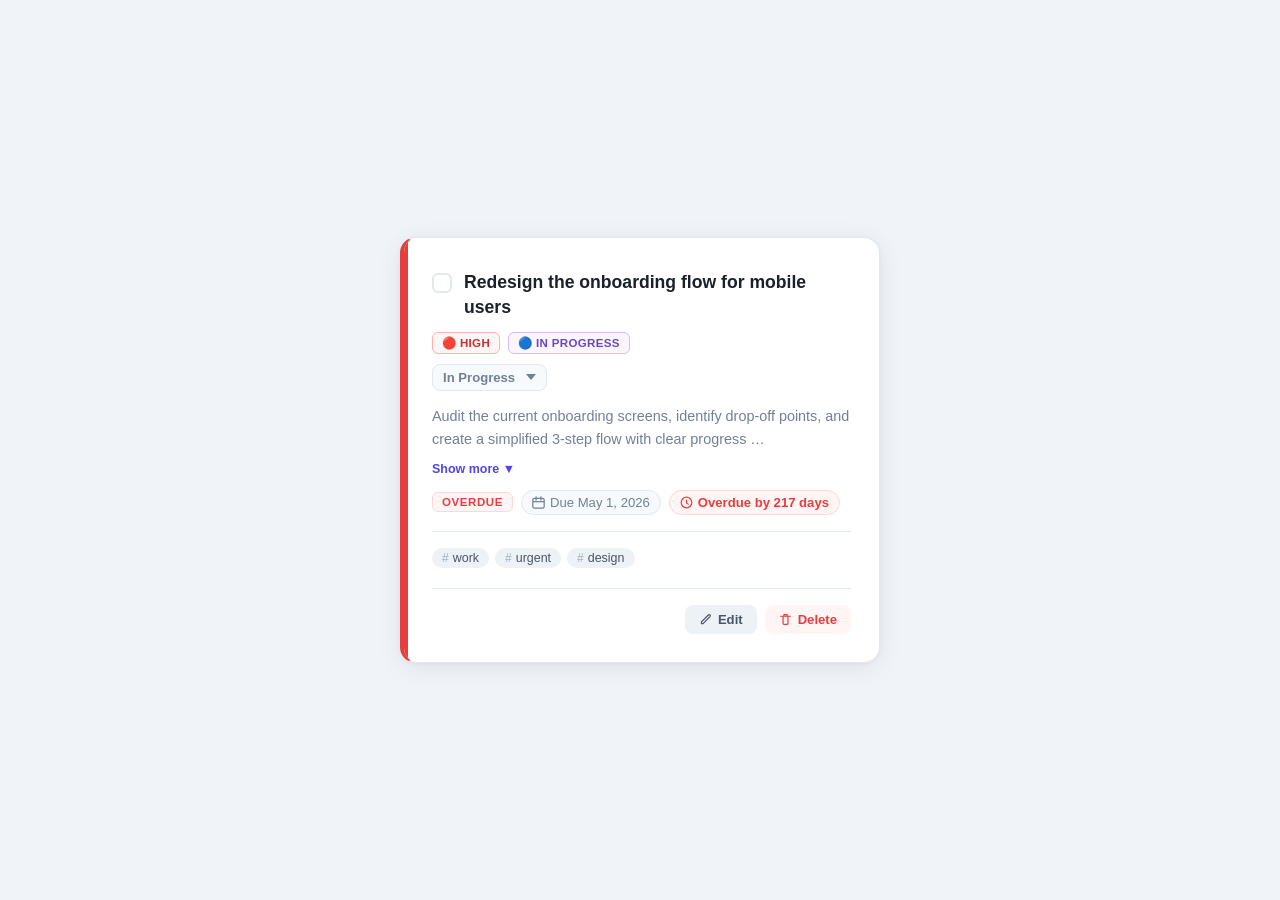
<file: stage-1a/index.html>
<!doctype html>
<html lang="en">
  <head>
    <meta charset="UTF-8" />
    <meta name="viewport" content="width=device-width, initial-scale=1.0" />
    <title>Todo Card</title>
    <link rel="stylesheet" href="./style.css" />
  </head>
  <body>
    <article data-testid="test-todo-card" aria-label="Todo task card">

      <!-- Priority left-border indicator -->
      <div
        data-testid="test-todo-priority-indicator"
        class="priority-indicator"
        aria-label="Priority: High"
      ></div>

      <!-- Card view (hidden while editing) -->
      <div class="card-view">

        <!-- Top: checkbox + title -->
        <div class="card-top">
          <div class="checkbox-wrapper">
            <label for="todo-complete" class="sr-only">Mark task as complete</label>
            <input
              type="checkbox"
              id="todo-complete"
              data-testid="test-todo-complete-toggle"
              aria-label="Mark task as complete"
            />
          </div>
          <h2 data-testid="test-todo-title">
            Redesign the onboarding flow for mobile users
          </h2>
        </div>

        <!-- Badges: priority + status display -->
        <div class="badges" role="group" aria-label="Task metadata">
          <span
            class="badge"
            data-testid="test-todo-priority"
            data-value="High"
            aria-label="Priority: High"
          >
            🔴 High
          </span>
          <span
            class="badge status-badge"
            data-testid="test-todo-status"
            data-value="In Progress"
            aria-label="Status: In Progress"
          >
            🔵 In Progress
          </span>
        </div>

        <!-- Status control -->
        <div class="status-control-row">
          <label for="status-control" class="sr-only">Change status</label>
          <select
            id="status-control"
            data-testid="test-todo-status-control"
            aria-label="Change task status"
          >
            <option value="Pending">Pending</option>
            <option value="In Progress" selected>In Progress</option>
            <option value="Done">Done</option>
          </select>
        </div>

        <!-- Description: preview + collapsible full text -->
        <p class="description-preview" aria-hidden="true"></p>

        <div
          data-testid="test-todo-collapsible-section"
          id="collapsible-section"
        >
          <p data-testid="test-todo-description">
            Audit the current onboarding screens, identify drop-off points, and
            create a simplified 3-step flow with clear progress indicators and
            accessible form controls.
          </p>
        </div>

        <button
          data-testid="test-todo-expand-toggle"
          class="expand-toggle"
          type="button"
          aria-expanded="false"
          aria-controls="collapsible-section"
          hidden
        >
          Show more
        </button>

        <!-- Overdue indicator + due date + time remaining -->
        <div class="date-row">
          <span
            data-testid="test-todo-overdue-indicator"
            class="overdue-badge"
            hidden
          >Overdue</span>

          <span class="date-chip">
            <svg width="13" height="13" viewBox="0 0 16 16" fill="none" aria-hidden="true">
              <rect x="1" y="3" width="14" height="12" rx="2" stroke="currentColor" stroke-width="1.5"/>
              <path d="M1 7h14" stroke="currentColor" stroke-width="1.5"/>
              <path d="M5 1v4M11 1v4" stroke="currentColor" stroke-width="1.5" stroke-linecap="round"/>
            </svg>
            <time
              data-testid="test-todo-due-date"
              id="due-date-display"
              datetime="2026-05-01T18:00:00Z"
            >
              Due May 1, 2026
            </time>
          </span>

          <span
            data-testid="test-todo-time-remaining"
            id="time-remaining"
            class="upcoming"
            aria-live="polite"
            aria-label="Time remaining"
          >
            <svg width="13" height="13" viewBox="0 0 16 16" fill="none" aria-hidden="true">
              <circle cx="8" cy="8" r="6.5" stroke="currentColor" stroke-width="1.5"/>
              <path d="M8 5v3.5l2 1.5" stroke="currentColor" stroke-width="1.5" stroke-linecap="round" stroke-linejoin="round"/>
            </svg>
            <span id="time-remaining-text">Calculating…</span>
          </span>
        </div>

        <div class="divider" role="separator"></div>

        <!-- Tags -->
        <ul data-testid="test-todo-tags" role="list" aria-label="Tags">
          <li data-testid="test-todo-tag-work">work</li>
          <li data-testid="test-todo-tag-urgent">urgent</li>
          <li>design</li>
        </ul>

        <!-- Action buttons -->
        <div class="card-actions">
          <button
            class="btn"
            data-testid="test-todo-edit-button"
            aria-label="Edit task"
            type="button"
          >
            <svg width="13" height="13" viewBox="0 0 16 16" fill="none" aria-hidden="true">
              <path d="M11.5 2.5a1.414 1.414 0 0 1 2 2L5 13H3v-2L11.5 2.5Z" stroke="currentColor" stroke-width="1.5" stroke-linejoin="round"/>
            </svg>
            Edit
          </button>
          <button
            class="btn"
            data-testid="test-todo-delete-button"
            aria-label="Delete task"
            type="button"
          >
            <svg width="13" height="13" viewBox="0 0 16 16" fill="none" aria-hidden="true">
              <path d="M2 4h12M6 4V2h4v2M5 4v9a1 1 0 0 0 1 1h4a1 1 0 0 0 1-1V4" stroke="currentColor" stroke-width="1.5" stroke-linecap="round" stroke-linejoin="round"/>
            </svg>
            Delete
          </button>
        </div>
      </div>

      <!-- Edit form (shown while editing) -->
      <form
        data-testid="test-todo-edit-form"
        class="edit-form"
        hidden
        novalidate
      >
        <h2 class="edit-form__heading">Edit Task</h2>

        <div class="form-field">
          <label for="edit-title">Title</label>
          <input
            id="edit-title"
            data-testid="test-todo-edit-title-input"
            type="text"
            autocomplete="off"
          />
        </div>

        <div class="form-field">
          <label for="edit-description">Description</label>
          <textarea
            id="edit-description"
            data-testid="test-todo-edit-description-input"
            rows="3"
          ></textarea>
        </div>

        <div class="form-row">
          <div class="form-field">
            <label for="edit-priority">Priority</label>
            <select id="edit-priority" data-testid="test-todo-edit-priority-select">
              <option value="Low">Low</option>
              <option value="Medium">Medium</option>
              <option value="High">High</option>
            </select>
          </div>

          <div class="form-field">
            <label for="edit-due-date">Due date</label>
            <input
              id="edit-due-date"
              data-testid="test-todo-edit-due-date-input"
              type="datetime-local"
            />
          </div>
        </div>

        <div class="form-actions">
          <button type="submit" class="btn btn--primary" data-testid="test-todo-save-button">
            Save
          </button>
          <button type="button" class="btn" data-testid="test-todo-cancel-button">
            Cancel
          </button>
        </div>
      </form>

    </article>

    <script src="main.js"></script>
  </body>
</html>
</file>
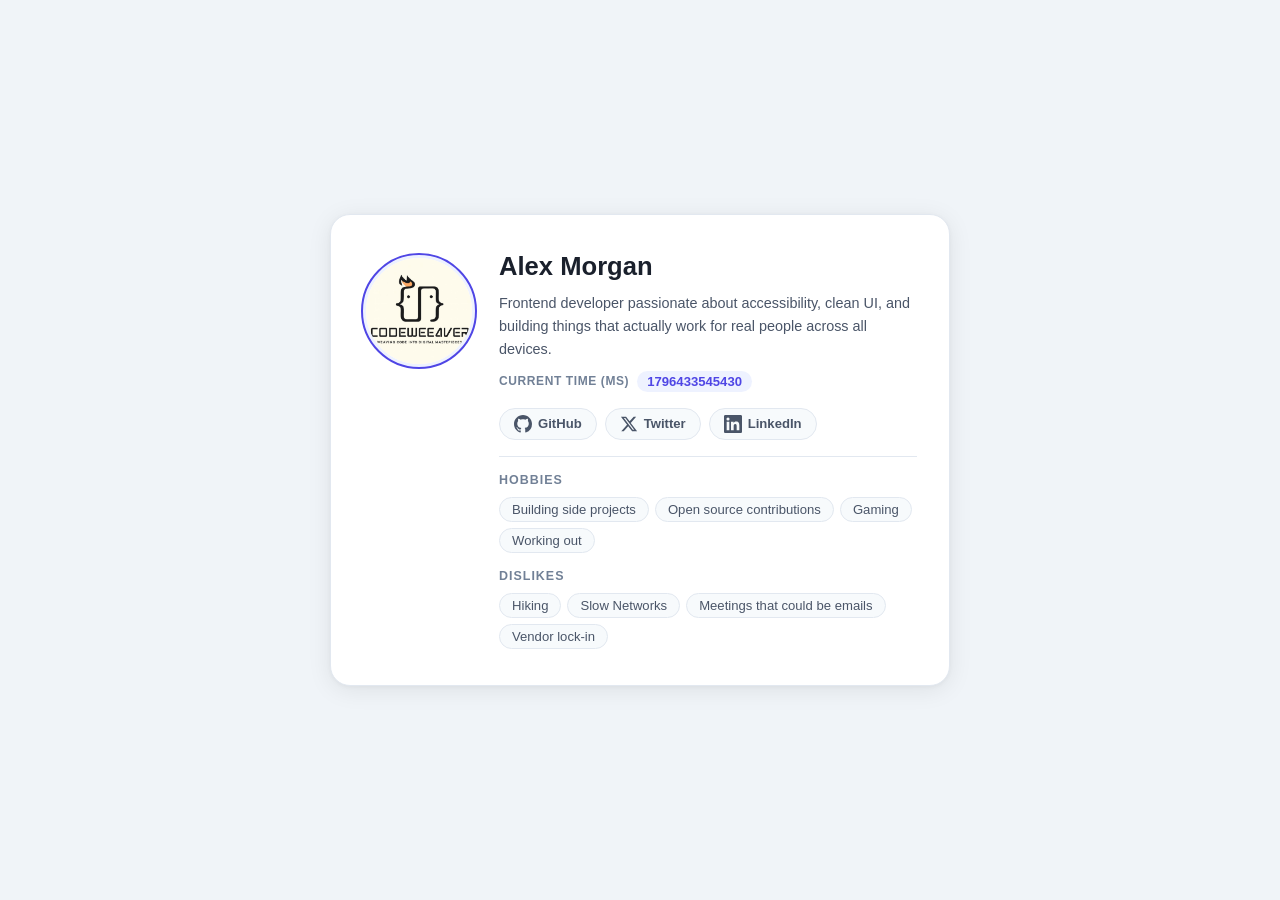
<file: stage-1b/index.html>
<!doctype html>
<html lang="en">
  <head>
    <meta charset="UTF-8" />
    <meta name="viewport" content="width=device-width, initial-scale=1.0" />
    <title>Profile Card</title>
    <link rel="stylesheet" href="./style.css" />
  </head>
  <body>
    <article data-testid="test-profile-card" aria-label="User profile card">
      <!-- Avatar -->
      <figure class="avatar-figure">
        <img
          data-testid="test-user-avatar"
          src="../assets/codeweeaver-logo.jpeg"
          alt="Avatar of Alex Morgan, a frontend developer"
          class="avatar-img"
          width="100"
          height="100"
        />
      </figure>

      <!-- Header: name + bio + time -->
      <header class="profile-header">
        <h1 data-testid="test-user-name">Alex Morgan</h1>

        <p data-testid="test-user-bio">
          Frontend developer passionate about accessibility, clean UI, and
          building things that actually work for real people across all devices.
        </p>

        <p class="time-row" aria-label="Current time in milliseconds">
          <span class="time-label">Current time (ms)</span>
          <span
            data-testid="test-user-time"
            id="user-time"
            aria-live="polite"
            class="time-value"
          ></span>
        </p>
      </header>

      <!-- Social links -->
      <nav aria-label="Social media links">
        <ul data-testid="test-user-social-links" class="social-list">
          <li>
            <a
              data-testid="test-user-social-github"
              href="https://github.com/codeweeaver"
              target="_blank"
              rel="noopener noreferrer"
              aria-label="GitHub profile"
              class="social-link"
            >
              <svg
                width="18"
                height="18"
                viewBox="0 0 24 24"
                fill="currentColor"
                aria-hidden="true"
              >
                <path
                  d="M12 0C5.37 0 0 5.37 0 12c0 5.31 3.435 9.795 8.205 11.385.6.105.825-.255.825-.57 0-.285-.015-1.23-.015-2.235-3.015.555-3.795-.735-4.035-1.41-.135-.345-.72-1.41-1.23-1.695-.42-.225-1.02-.78-.015-.795.945-.015 1.62.87 1.845 1.23 1.08 1.815 2.805 1.305 3.495.99.105-.78.42-1.305.765-1.605-2.67-.3-5.46-1.335-5.46-5.925 0-1.305.465-2.385 1.23-3.225-.12-.3-.54-1.53.12-3.18 0 0 1.005-.315 3.3 1.23.96-.27 1.98-.405 3-.405s2.04.135 3 .405c2.295-1.56 3.3-1.23 3.3-1.23.66 1.65.24 2.88.12 3.18.765.84 1.23 1.905 1.23 3.225 0 4.605-2.805 5.625-5.475 5.925.435.375.81 1.095.81 2.22 0 1.605-.015 2.895-.015 3.3 0 .315.225.69.825.57A12.02 12.02 0 0 0 24 12c0-6.63-5.37-12-12-12z"
                />
              </svg>
              GitHub
            </a>
          </li>
          <li>
            <a
              data-testid="test-user-social-twitter"
              href="https://twitter.com/codeweeaver"
              target="_blank"
              rel="noopener noreferrer"
              aria-label="Twitter / X profile"
              class="social-link"
            >
              <svg
                width="18"
                height="18"
                viewBox="0 0 24 24"
                fill="currentColor"
                aria-hidden="true"
              >
                <path
                  d="M18.244 2.25h3.308l-7.227 8.26 8.502 11.24H16.17l-5.214-6.817L4.99 21.75H1.68l7.73-8.835L1.254 2.25H8.08l4.713 6.231zm-1.161 17.52h1.833L7.084 4.126H5.117z"
                />
              </svg>
              Twitter
            </a>
          </li>
          <li>
            <a
              data-testid="test-user-social-linkedin"
              href="https://linkedin.com/in/codeweeaver"
              target="_blank"
              rel="noopener noreferrer"
              aria-label="LinkedIn profile"
              class="social-link"
            >
              <svg
                width="18"
                height="18"
                viewBox="0 0 24 24"
                fill="currentColor"
                aria-hidden="true"
              >
                <path
                  d="M20.447 20.452h-3.554v-5.569c0-1.328-.027-3.037-1.852-3.037-1.853 0-2.136 1.445-2.136 2.939v5.667H9.351V9h3.414v1.561h.046c.477-.9 1.637-1.85 3.37-1.85 3.601 0 4.267 2.37 4.267 5.455v6.286zM5.337 7.433a2.062 2.062 0 0 1-2.063-2.065 2.064 2.064 0 1 1 2.063 2.065zm1.782 13.019H3.555V9h3.564v11.452zM22.225 0H1.771C.792 0 0 .774 0 1.729v20.542C0 23.227.792 24 1.771 24h20.451C23.2 24 24 23.227 24 22.271V1.729C24 .774 23.2 0 22.222 0h.003z"
                />
              </svg>
              LinkedIn
            </a>
          </li>
        </ul>
      </nav>

      <div class="divider" role="separator"></div>

      <!-- Hobbies -->
      <section class="list-section" aria-labelledby="hobbies-heading">
        <h2 id="hobbies-heading" class="section-heading">Hobbies</h2>
        <ul data-testid="test-user-hobbies" class="interest-list">
          <li>Building side projects</li>
          <li>Open source contributions</li>
          <li>Gaming</li>
          <li>Working out</li>
        </ul>
      </section>

      <!-- Dislikes -->
      <section class="list-section" aria-labelledby="dislikes-heading">
        <h2 id="dislikes-heading" class="section-heading">Dislikes</h2>
        <ul data-testid="test-user-dislikes" class="interest-list">
          <li>Hiking</li>
          <li>Slow Networks</li>
          <li>Meetings that could be emails</li>
          <li>Vendor lock-in</li>
        </ul>
      </section>
    </article>

    <script src="main.js"></script>
  </body>
</html>
</file>
<file: stage-1a/style.css>
*,
*::before,
*::after {
  box-sizing: border-box;
  margin: 0;
  padding: 0;
}

:root {
  --color-bg: #f0f4f8;
  --color-card: #ffffff;
  --color-border: #e2e8f0;
  --color-text-primary: #1a202c;
  --color-text-secondary: #718096;
  --color-text-muted: #a0aec0;
  --color-accent: #4f46e5;
  --color-accent-hover: #4338ca;
  --color-danger: #e53e3e;
  --color-danger-hover: #c53030;
  --color-done-line: #a0aec0;
  --color-priority-high-bg: #fff5f5;
  --color-priority-high-text: #c53030;
  --color-priority-high-border: #feb2b2;
  --color-priority-medium-bg: #fffaf0;
  --color-priority-medium-text: #c05621;
  --color-priority-medium-border: #fbd38d;
  --color-priority-low-bg: #f0fff4;
  --color-priority-low-text: #276749;
  --color-priority-low-border: #9ae6b4;
  --color-status-pending-bg: #ebf8ff;
  --color-status-pending-text: #2b6cb0;
  --color-status-progress-bg: #faf5ff;
  --color-status-progress-text: #6b46c1;
  --color-status-done-bg: #f0fff4;
  --color-status-done-text: #276749;
  --radius-card: 16px;
  --radius-badge: 6px;
  --radius-tag: 999px;
  --shadow-card: 0 4px 24px rgba(0, 0, 0, 0.08), 0 1px 4px rgba(0, 0, 0, 0.04);
  --transition: 0.2s ease;
}

/* Utility */
[hidden] { display: none !important; }

.sr-only {
  position: absolute;
  width: 1px;
  height: 1px;
  overflow: hidden;
  clip: rect(0 0 0 0);
  white-space: nowrap;
}

/* Body */
body {
  font-family:
    -apple-system, BlinkMacSystemFont, "Segoe UI", Roboto, Helvetica, Arial,
    sans-serif;
  background: var(--color-bg);
  min-height: 100vh;
  display: flex;
  align-items: center;
  justify-content: center;
  padding: 24px 16px;
  color: var(--color-text-primary);
}

/* Card */
article[data-testid="test-todo-card"] {
  background: var(--color-card);
  border: 1px solid var(--color-border);
  border-left: 4px solid var(--color-border);
  border-radius: var(--radius-card);
  box-shadow: var(--shadow-card);
  width: 100%;
  max-width: 480px;
  padding: 28px 24px 24px;
  transition:
    box-shadow var(--transition),
    border-color var(--transition);
  overflow: hidden;
  position: relative;
}

article[data-testid="test-todo-card"]:focus-within {
  box-shadow:
    0 6px 32px rgba(79, 70, 229, 0.12),
    0 2px 8px rgba(0, 0, 0, 0.06);
}

/* Priority indicator — left-border accent strip */
.priority-indicator {
  position: absolute;
  top: 0;
  left: 0;
  width: 4px;
  height: 100%;
  border-radius: var(--radius-card) 0 0 var(--radius-card);
}

.priority-indicator.priority-high {
  background: #e53e3e;
}
.priority-indicator.priority-medium {
  background: #ed8936;
}
.priority-indicator.priority-low {
  background: #38a169;
}

/* Card state: Done */
article.is-done {
  opacity: 0.85;
}
article.is-done h2[data-testid="test-todo-title"] {
  text-decoration: line-through;
  color: var(--color-done-line);
}

/* Card state: In Progress */
article.is-in-progress {
  border-left-color: #6b46c1;
}

/* Card state: Overdue */
article.is-overdue {
  border-left-color: var(--color-danger);
}

/* Top row: checkbox + title */
.card-top {
  display: flex;
  align-items: flex-start;
  gap: 12px;
  margin-bottom: 12px;
}

.checkbox-wrapper {
  display: flex;
  align-items: center;
  flex-shrink: 0;
  margin-top: 3px;
}

input[data-testid="test-todo-complete-toggle"] {
  appearance: none;
  -webkit-appearance: none;
  width: 20px;
  height: 20px;
  border: 2px solid var(--color-border);
  border-radius: 6px;
  cursor: pointer;
  background: #fff;
  transition:
    background var(--transition),
    border-color var(--transition);
  flex-shrink: 0;
  position: relative;
}

input[data-testid="test-todo-complete-toggle"]:focus-visible {
  outline: 3px solid var(--color-accent);
  outline-offset: 2px;
}

input[data-testid="test-todo-complete-toggle"]:checked {
  background: var(--color-accent);
  border-color: var(--color-accent);
}

input[data-testid="test-todo-complete-toggle"]:checked::after {
  content: "";
  position: absolute;
  left: 4px;
  top: 1px;
  width: 8px;
  height: 12px;
  border: 2.5px solid #fff;
  border-top: none;
  border-left: none;
  transform: rotate(45deg);
}

input[data-testid="test-todo-complete-toggle"]:hover:not(:checked) {
  border-color: var(--color-accent);
}

h2[data-testid="test-todo-title"] {
  font-size: 1.1rem;
  font-weight: 700;
  line-height: 1.4;
  color: var(--color-text-primary);
  transition:
    color var(--transition),
    text-decoration var(--transition);
  word-break: break-word;
}

/* Badges row */
.badges {
  display: flex;
  flex-wrap: wrap;
  gap: 8px;
  margin-bottom: 10px;
}

.badge {
  display: inline-flex;
  align-items: center;
  gap: 4px;
  font-size: 0.72rem;
  font-weight: 600;
  letter-spacing: 0.03em;
  text-transform: uppercase;
  padding: 3px 9px;
  border-radius: var(--radius-badge);
  border: 1px solid transparent;
}

[data-testid="test-todo-priority"][data-value="High"] {
  background: var(--color-priority-high-bg);
  color: var(--color-priority-high-text);
  border-color: var(--color-priority-high-border);
}

[data-testid="test-todo-priority"][data-value="Medium"] {
  background: var(--color-priority-medium-bg);
  color: var(--color-priority-medium-text);
  border-color: var(--color-priority-medium-border);
}

[data-testid="test-todo-priority"][data-value="Low"] {
  background: var(--color-priority-low-bg);
  color: var(--color-priority-low-text);
  border-color: var(--color-priority-low-border);
}

.status-badge[data-value="Pending"] {
  background: var(--color-status-pending-bg);
  color: var(--color-status-pending-text);
  border-color: #bee3f8;
}

.status-badge[data-value="In Progress"] {
  background: var(--color-status-progress-bg);
  color: var(--color-status-progress-text);
  border-color: #d6bcfa;
}

.status-badge[data-value="Done"] {
  background: var(--color-status-done-bg);
  color: var(--color-status-done-text);
  border-color: var(--color-priority-low-border);
}

/* Status control */
.status-control-row {
  margin-bottom: 14px;
}

select[data-testid="test-todo-status-control"] {
  appearance: none;
  -webkit-appearance: none;
  font-size: 0.82rem;
  font-weight: 600;
  color: var(--color-text-secondary);
  background: #f7fafc
    url("data:image/svg+xml,%3Csvg xmlns='http://www.w3.org/2000/svg' width='10' height='6'%3E%3Cpath d='M0 0l5 6 5-6z' fill='%23718096'/%3E%3C/svg%3E")
    no-repeat right 10px center;
  border: 1px solid var(--color-border);
  border-radius: 8px;
  padding: 5px 30px 5px 10px;
  cursor: pointer;
  transition: border-color var(--transition);
}

select[data-testid="test-todo-status-control"]:hover {
  border-color: var(--color-accent);
}

select[data-testid="test-todo-status-control"]:focus-visible {
  outline: 3px solid var(--color-accent);
  outline-offset: 2px;
}

/* Description + expand/collapse */
.description-preview,
p[data-testid="test-todo-description"] {
  font-size: 0.9rem;
  color: var(--color-text-secondary);
  line-height: 1.6;
  margin-bottom: 8px;
  word-break: break-word;
}

#collapsible-section {
  margin-bottom: 8px;
}

.expand-toggle {
  display: inline-flex;
  align-items: center;
  gap: 4px;
  font-size: 0.78rem;
  font-weight: 600;
  color: var(--color-accent);
  background: none;
  border: none;
  padding: 2px 0;
  margin-bottom: 12px;
  cursor: pointer;
  transition: color var(--transition);
}

.expand-toggle:hover {
  color: var(--color-accent-hover);
}

.expand-toggle:focus-visible {
  outline: 3px solid var(--color-accent);
  outline-offset: 2px;
  border-radius: 4px;
}

/* Overdue badge */
.overdue-badge {
  display: inline-flex;
  align-items: center;
  font-size: 0.72rem;
  font-weight: 700;
  text-transform: uppercase;
  letter-spacing: 0.05em;
  color: var(--color-danger);
  background: #fff5f5;
  border: 1px solid #fed7d7;
  border-radius: var(--radius-badge);
  padding: 3px 9px;
}

/* Date row */
.date-row {
  display: flex;
  flex-wrap: wrap;
  gap: 8px;
  align-items: center;
  margin-bottom: 16px;
}

.date-chip {
  display: inline-flex;
  align-items: center;
  gap: 5px;
  font-size: 0.82rem;
  font-weight: 500;
  color: var(--color-text-secondary);
  background: #f7fafc;
  border: 1px solid var(--color-border);
  border-radius: var(--radius-tag);
  padding: 4px 10px;
}

.date-chip svg {
  flex-shrink: 0;
}

time[data-testid="test-todo-due-date"] {
  font-variant-numeric: tabular-nums;
}

[data-testid="test-todo-time-remaining"] {
  display: inline-flex;
  align-items: center;
  gap: 5px;
  font-size: 0.82rem;
  font-weight: 600;
  border-radius: var(--radius-tag);
  padding: 4px 10px;
}

[data-testid="test-todo-time-remaining"].overdue {
  background: #fff5f5;
  color: var(--color-danger);
  border: 1px solid #fed7d7;
}

[data-testid="test-todo-time-remaining"].upcoming {
  background: #ebf8ff;
  color: #2b6cb0;
  border: 1px solid #bee3f8;
}

[data-testid="test-todo-time-remaining"].due-soon {
  background: #fffaf0;
  color: #c05621;
  border: 1px solid #fbd38d;
}

[data-testid="test-todo-time-remaining"].done {
  background: var(--color-status-done-bg);
  color: var(--color-status-done-text);
  border: 1px solid var(--color-priority-low-border);
}

/* Tags */
ul[data-testid="test-todo-tags"] {
  list-style: none;
  display: flex;
  flex-wrap: wrap;
  gap: 6px;
  margin-bottom: 20px;
}

ul[data-testid="test-todo-tags"] li {
  display: inline-flex;
  align-items: center;
  gap: 4px;
  font-size: 0.78rem;
  font-weight: 500;
  color: #4a5568;
  background: #edf2f7;
  border-radius: var(--radius-tag);
  padding: 3px 10px;
  white-space: nowrap;
}

ul[data-testid="test-todo-tags"] li::before {
  content: "#";
  color: var(--color-text-muted);
  font-size: 0.75rem;
}

/* Action buttons */
.card-actions {
  display: flex;
  gap: 8px;
  justify-content: flex-end;
  padding-top: 16px;
  border-top: 1px solid var(--color-border);
}

.btn {
  display: inline-flex;
  align-items: center;
  gap: 6px;
  font-size: 0.82rem;
  font-weight: 600;
  border: none;
  border-radius: 8px;
  padding: 7px 14px;
  cursor: pointer;
  transition:
    background var(--transition),
    color var(--transition),
    box-shadow var(--transition);
}

.btn:focus-visible {
  outline: 3px solid var(--color-accent);
  outline-offset: 2px;
}

button[data-testid="test-todo-edit-button"] {
  background: #edf2f7;
  color: #4a5568;
}

button[data-testid="test-todo-edit-button"]:hover {
  background: #e2e8f0;
  color: var(--color-text-primary);
}

button[data-testid="test-todo-delete-button"] {
  background: #fff5f5;
  color: var(--color-danger);
}

button[data-testid="test-todo-delete-button"]:hover {
  background: #fed7d7;
  color: var(--color-danger-hover);
}

/* Divider */
.divider {
  height: 1px;
  background: var(--color-border);
  margin: 16px 0;
}

/* Edit form */
.edit-form {
  display: flex;
  flex-direction: column;
  gap: 16px;
}

.edit-form__heading {
  font-size: 1rem;
  font-weight: 700;
  color: var(--color-text-primary);
}

.form-field {
  display: flex;
  flex-direction: column;
  gap: 5px;
}

.form-field label {
  font-size: 0.8rem;
  font-weight: 600;
  color: var(--color-text-secondary);
}

.form-field input,
.form-field textarea,
.form-field select {
  font-size: 0.9rem;
  color: var(--color-text-primary);
  background: #f7fafc;
  border: 1px solid var(--color-border);
  border-radius: 8px;
  padding: 8px 10px;
  transition: border-color var(--transition);
  width: 100%;
}

.form-field input:focus,
.form-field textarea:focus,
.form-field select:focus {
  outline: 3px solid var(--color-accent);
  outline-offset: 0;
  border-color: var(--color-accent);
}

.form-field textarea {
  resize: vertical;
  min-height: 72px;
}

/* Two-column row for priority + due date on desktop */
.form-row {
  display: grid;
  grid-template-columns: 1fr 1fr;
  gap: 12px;
}

.form-actions {
  display: flex;
  gap: 8px;
  justify-content: flex-end;
  padding-top: 4px;
}

.btn--primary {
  background: var(--color-accent);
  color: #fff;
}

.btn--primary:hover {
  background: var(--color-accent-hover);
}

button[data-testid="test-todo-cancel-button"] {
  background: #edf2f7;
  color: #4a5568;
}

button[data-testid="test-todo-cancel-button"]:hover {
  background: #e2e8f0;
  color: var(--color-text-primary);
}

/* Responsive */
@media (max-width: 480px) {
  article[data-testid="test-todo-card"] {
    padding: 20px 16px 16px;
    border-radius: 12px;
  }

  h2[data-testid="test-todo-title"] {
    font-size: 1rem;
  }

  /* Stack form columns on mobile */
  .form-row {
    grid-template-columns: 1fr;
  }

  .form-actions {
    flex-direction: column-reverse;
  }

  .form-actions .btn {
    width: 100%;
    justify-content: center;
  }
}

@media (min-width: 768px) {
  article[data-testid="test-todo-card"] {
    padding: 32px 28px 28px;
  }
}

@media (min-width: 1024px) {
  /* Priority + status can sit side-by-side */
  .badges {
    flex-wrap: nowrap;
  }
}
</file>
<file: stage-1b/style.css>
*,
*::before,
*::after {
  box-sizing: border-box;
  margin: 0;
  padding: 0;
}

:root {
  --color-bg: #f0f4f8;
  --color-card: #ffffff;
  --color-border: #e2e8f0;
  --color-text-primary: #1a202c;
  --color-text-secondary: #4a5568;
  --color-text-muted: #718096;
  --color-accent: #4f46e5;
  --color-accent-hover: #4338ca;
  --color-accent-bg: #eef2ff;
  --radius-card: 20px;
  --radius-tag: 999px;
  --shadow-card: 0 4px 24px rgba(0, 0, 0, 0.08), 0 1px 4px rgba(0, 0, 0, 0.04);
  --transition: 0.2s ease;
}

/* Utility */
.sr-only {
  position: absolute;
  width: 1px;
  height: 1px;
  overflow: hidden;
  clip: rect(0 0 0 0);
  white-space: nowrap;
}

/* Body */
body {
  font-family:
    -apple-system, BlinkMacSystemFont, "Segoe UI", Roboto, Helvetica, Arial,
    sans-serif;
  background: var(--color-bg);
  min-height: 100vh;
  display: flex;
  align-items: center;
  justify-content: center;
  padding: 24px 16px;
  color: var(--color-text-primary);
}

/* Card */
article[data-testid="test-profile-card"] {
  background: var(--color-card);
  border: 1px solid var(--color-border);
  border-radius: var(--radius-card);
  box-shadow: var(--shadow-card);
  width: 100%;
  max-width: 520px;
  padding: 32px 28px;
  display: flex;
  flex-direction: column;
  gap: 20px;
}

/* Avatar */
.avatar-figure {
  display: flex;
  justify-content: center;
}

.avatar-img {
  width: 100px;
  height: 100px;
  border-radius: 50%;
  border: 3px solid var(--color-accent-bg);
  outline: 2px solid var(--color-accent);
  object-fit: cover;
  display: block;
}

/* Header: name + bio + time */
.profile-header {
  display: flex;
  flex-direction: column;
  gap: 10px;
  text-align: center;
}

h1[data-testid="test-user-name"] {
  font-size: 1.4rem;
  font-weight: 800;
  color: var(--color-text-primary);
  line-height: 1.2;
}

p[data-testid="test-user-bio"] {
  font-size: 0.9rem;
  color: var(--color-text-secondary);
  line-height: 1.6;
  word-break: break-word;
}

.time-row {
  display: flex;
  align-items: center;
  justify-content: center;
  gap: 8px;
  flex-wrap: wrap;
}

.time-label {
  font-size: 0.75rem;
  font-weight: 600;
  text-transform: uppercase;
  letter-spacing: 0.05em;
  color: var(--color-text-muted);
}

.time-value {
  font-size: 0.82rem;
  font-weight: 700;
  font-variant-numeric: tabular-nums;
  color: var(--color-accent);
  background: var(--color-accent-bg);
  border-radius: var(--radius-tag);
  padding: 3px 10px;
}

/* Social links */
nav[aria-label="Social media links"] {
  width: 100%;
}

.social-list {
  list-style: none;
  display: flex;
  flex-wrap: wrap;
  gap: 8px;
  justify-content: center;
}

.social-link {
  display: inline-flex;
  align-items: center;
  gap: 6px;
  font-size: 0.82rem;
  font-weight: 600;
  color: var(--color-text-secondary);
  background: #f7fafc;
  border: 1px solid var(--color-border);
  border-radius: var(--radius-tag);
  padding: 6px 14px;
  text-decoration: none;
  transition:
    background var(--transition),
    color var(--transition),
    border-color var(--transition);
}

.social-link:hover {
  background: var(--color-accent-bg);
  color: var(--color-accent);
  border-color: var(--color-accent);
}

.social-link:focus-visible {
  outline: 3px solid var(--color-accent);
  outline-offset: 2px;
}

/* Divider */
.divider {
  height: 1px;
  background: var(--color-border);
}

/* Hobbies & dislikes sections */
.list-section {
  display: flex;
  flex-direction: column;
  gap: 10px;
}

.section-heading {
  font-size: 0.78rem;
  font-weight: 700;
  text-transform: uppercase;
  letter-spacing: 0.08em;
  color: var(--color-text-muted);
}

.interest-list {
  list-style: none;
  display: flex;
  flex-wrap: wrap;
  gap: 6px;
}

.interest-list li {
  font-size: 0.82rem;
  font-weight: 500;
  color: var(--color-text-secondary);
  background: #f7fafc;
  border: 1px solid var(--color-border);
  border-radius: var(--radius-tag);
  padding: 4px 12px;
  word-break: break-word;
}

/* Responsive: tablet and up — avatar left, content right */
@media (min-width: 600px) {
  article[data-testid="test-profile-card"] {
    display: grid;
    grid-template-columns: auto 1fr;
    grid-template-rows: auto auto auto auto auto;
    column-gap: 24px;
    row-gap: 16px;
    align-items: start;
  }

  .avatar-figure {
    grid-column: 1;
    grid-row: 1 / 6;
    justify-content: flex-start;
    align-self: start;
    padding-top: 4px;
  }

  .profile-header {
    grid-column: 2;
    grid-row: 1;
    text-align: left;
  }

  .profile-header .time-row {
    justify-content: flex-start;
  }

  nav[aria-label="Social media links"] {
    grid-column: 2;
    grid-row: 2;
  }

  .social-list {
    justify-content: flex-start;
  }

  .divider {
    grid-column: 2;
    grid-row: 3;
  }

  .list-section:first-of-type {
    grid-column: 2;
    grid-row: 4;
  }

  .list-section:last-of-type {
    grid-column: 2;
    grid-row: 5;
  }
}

@media (min-width: 768px) {
  article[data-testid="test-profile-card"] {
    max-width: 620px;
    padding: 36px 32px;
  }

  .avatar-img {
    width: 112px;
    height: 112px;
  }

  h1[data-testid="test-user-name"] {
    font-size: 1.6rem;
  }
}
</file>
